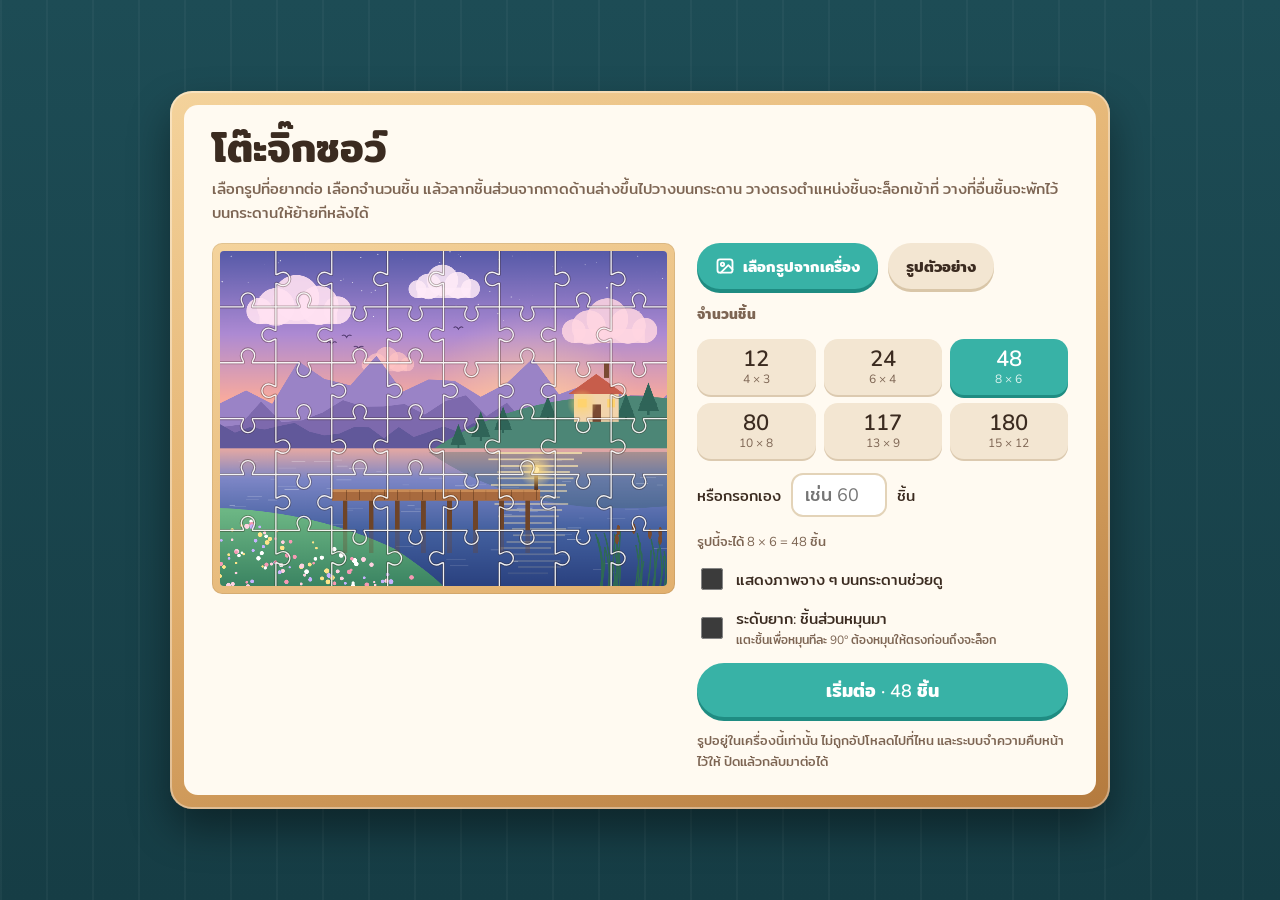
<file: index.html>
<!doctype html>
<html lang="th">
<head>
<meta charset="utf-8">
<meta name="viewport" content="width=device-width,initial-scale=1,viewport-fit=cover">
<meta name="apple-mobile-web-app-capable" content="yes">
<meta name="mobile-web-app-capable" content="yes">
<meta name="apple-mobile-web-app-title" content="โต๊ะจิ๊กซอว์">
<meta name="theme-color" content="#1d4c55">
<meta name="description" content="ต่อจิ๊กซอว์จากรูปของคุณเอง เลือกจำนวนชิ้นได้ ลากชิ้นจากถาดขึ้นไปต่อบนกระดาน">
<link rel="icon" href="data:image/svg+xml,%3Csvg xmlns='http://www.w3.org/2000/svg' viewBox='0 0 64 64'%3E%3Crect x='6' y='14' width='40' height='40' rx='6' fill='%2338b2a6'/%3E%3Ccircle cx='26' cy='12' r='8' fill='%2338b2a6'/%3E%3Ccircle cx='48' cy='34' r='8' fill='%23e2b06e'/%3E%3C/svg%3E">
<style>[hidden]{display:none!important}img{max-width:100%}html{padding-top:env(safe-area-inset-top,0px);padding-bottom:env(safe-area-inset-bottom,0px)}@supports (height:100dvh){html{height:100dvh}}</style>
<title>โต๊ะจิ๊กซอว์</title>

<link rel="preconnect" href="https://fonts.googleapis.com">
<link rel="preconnect" href="https://fonts.gstatic.com" crossorigin>
<link rel="stylesheet" href="https://fonts.googleapis.com/css2?family=Mitr:wght@400;500;600&family=Nunito:wght@600;700;800&display=swap">
<style>
/* Layout: one-screen cozy room — wooden puzzle board centre, round tool buttons right, glass shelf tray at the bottom (Heartopia-style). Single deliberate dusk-room look. */
:root{
  --wall:#1d4c55; --wall-2:#163d45; --floor:#2c5b62;
  --wood:#e2b06e; --wood-hi:#f4d39c; --wood-lo:#b47a3e;
  --felt-a:#ecd3a8; --felt-b:#e2c391;
  --paper:#fffaf1; --ink:#3b2b20; --ink-soft:#7d6553;
  --mint:#38b2a6; --mint-ink:#1f8c82; --mint-soft:#dcf3ef;
  --berry:#e8728c;
  --display:'Nunito','Mitr',ui-rounded,system-ui,sans-serif;
  --body:'Nunito','Mitr',ui-rounded,system-ui,sans-serif;
  --slot:76px; --tool:52px;
  color-scheme:dark;
}
@media (max-height:520px), (max-width:560px){ :root{ --slot:62px; --tool:44px; } }
*{box-sizing:border-box}
html{height:100%;box-sizing:border-box;background:var(--wall)}
body{
  height:100%;margin:0;overflow:hidden;overscroll-behavior:none;
  font-family:var(--body);font-size:16px;color:var(--paper);
  background:
    repeating-linear-gradient(90deg, rgba(255,255,255,.035) 0 2px, transparent 2px 46px),
    linear-gradient(180deg, var(--wall) 0%, var(--wall-2) 72%, var(--floor) 100%);
  background-color:var(--wall);
  -webkit-user-select:none;user-select:none;-webkit-touch-callout:none;-webkit-tap-highlight-color:transparent;
  padding-left:max(16px, env(safe-area-inset-left, 0px));
  padding-right:max(16px, env(safe-area-inset-right, 0px));
}
button{font:inherit;color:inherit;border:0;background:none;cursor:pointer;touch-action:manipulation}
button:focus-visible,.btn:focus-within{outline:3px solid var(--wood-hi);outline-offset:2px}
.sr{position:absolute;width:1px;height:1px;opacity:0;overflow:hidden;clip:rect(0 0 0 0)}

/* ---------- buttons ---------- */
.btn{display:inline-flex;align-items:center;justify-content:center;gap:8px;min-height:46px;padding:0 18px;border-radius:999px;font-weight:600;font-size:15px;cursor:pointer;
  background:var(--paper);color:var(--ink);box-shadow:0 3px 0 #d9c6a8;transition:transform .08s}
.btn:active{transform:translateY(2px);box-shadow:0 1px 0 #d9c6a8}
.btn.primary{background:var(--mint);color:#fff;box-shadow:0 4px 0 var(--mint-ink)}
.btn.primary:active{box-shadow:0 1px 0 var(--mint-ink)}
.btn.big{min-height:54px;font-size:18px;font-family:var(--display);font-weight:600;width:100%}
.btn.soft{background:#f3e6d2}

/* ---------- setup ---------- */
#setup{position:fixed;inset:0;z-index:40;overflow-y:auto;overscroll-behavior:contain;touch-action:pan-y;
  padding:calc(env(safe-area-inset-top,0px) + 20px) max(16px, env(safe-area-inset-right,0px)) calc(env(safe-area-inset-bottom,0px) + 20px) max(16px, env(safe-area-inset-left,0px));
  background:
    repeating-linear-gradient(90deg, rgba(255,255,255,.035) 0 2px, transparent 2px 46px),
    linear-gradient(180deg, var(--wall), var(--wall-2));
  display:grid;place-items:center}
.card{width:min(940px,100%);border-radius:22px;padding:14px;
  background:linear-gradient(160deg,var(--wood-hi),var(--wood) 45%,var(--wood-lo));
  box-shadow:inset 0 0 0 2px rgba(255,255,255,.35),0 20px 40px rgba(0,0,0,.4)}
.card-in{background:var(--paper);color:var(--ink);border-radius:14px;padding:22px clamp(16px,3vw,28px);display:grid;gap:18px}
.head h1{margin:0;font-family:var(--display);font-weight:600;font-size:clamp(28px,4.4vw,40px);line-height:1.1;color:var(--ink)}
.head p{margin:6px 0 0;color:var(--ink-soft);font-size:15px;line-height:1.6;text-wrap:pretty}
.setup-grid{display:grid;grid-template-columns:minmax(0,1.25fr) minmax(0,1fr);gap:22px;align-items:start}
@media (max-width:720px){.setup-grid{grid-template-columns:1fr}}
.prev-wrap{border-radius:10px;padding:8px;background:linear-gradient(160deg,var(--wood-hi),var(--wood));box-shadow:inset 0 0 0 1px rgba(0,0,0,.08);display:grid;place-items:center;min-width:0}
#prev{display:block;max-width:100%;border-radius:4px;background:var(--felt-a)}
.opts{display:grid;gap:14px;min-width:0}
.row{display:flex;flex-wrap:wrap;gap:10px}
.lbl{font-weight:600;font-size:14px;color:var(--ink-soft);letter-spacing:.02em}
.chips{display:grid;grid-template-columns:repeat(3,minmax(0,1fr));gap:8px}
.chip{border-radius:14px;padding:8px 6px;background:#f3e6d2;color:var(--ink);display:grid;justify-items:center;gap:0;box-shadow:0 2px 0 #dccab0}
.chip b{font-family:var(--display);font-weight:600;font-size:22px;line-height:1.1;font-variant-numeric:tabular-nums}
.chip small{font-size:12px;color:var(--ink-soft);font-variant-numeric:tabular-nums}
.chip[aria-pressed="true"]{background:var(--mint);color:#fff;box-shadow:0 3px 0 var(--mint-ink)}
.chip[aria-pressed="true"] small{color:var(--mint-soft)}
.custom{display:flex;align-items:center;gap:10px;flex-wrap:wrap;font-size:15px}
.custom input{width:96px;height:44px;border-radius:12px;border:2px solid #e3d3b8;background:#fff;color:var(--ink);font:inherit;font-size:18px;text-align:center;font-variant-numeric:tabular-nums}
.custom input:focus{outline:none;border-color:var(--mint)}
.hint{font-size:13px;color:var(--ink-soft);font-variant-numeric:tabular-nums}
.check small{display:block;font-size:12px;color:var(--ink-soft)}
.check{display:flex;gap:10px;align-items:center;font-size:15px;cursor:pointer}
.check input{width:22px;height:22px;accent-color:var(--mint)}
.note{margin:0;font-size:13px;color:var(--ink-soft);line-height:1.6}
#resume{display:flex;align-items:center;gap:14px;padding:10px;border-radius:14px;background:var(--mint-soft);flex-wrap:wrap}
#resume img{width:72px;height:54px;object-fit:cover;border-radius:8px;border:3px solid #fff}
#resume .txt{flex:1;min-width:140px;display:grid}
#resume .txt b{font-family:var(--display);font-weight:600;font-size:18px}
#resume .txt span{font-size:13px;color:var(--ink-soft);font-variant-numeric:tabular-nums}

/* ---------- game ---------- */
#game{height:100%;display:grid;grid-template-columns:minmax(0,1fr);grid-template-rows:auto minmax(0,1fr) auto;touch-action:none}
#game>*{min-width:0}
.bar{display:flex;align-items:center;gap:10px;padding-block:10px 6px}
.back{width:58px;height:44px;border-radius:14px;background:rgba(255,255,255,.88);color:#5d6f73;display:grid;place-items:center;box-shadow:0 3px 0 rgba(0,0,0,.18)}
.pill{height:36px;padding:0 14px;border-radius:999px;display:flex;align-items:center;gap:6px;font-weight:600;font-size:15px;
  background:linear-gradient(180deg,var(--wood-hi),var(--wood));color:var(--ink);box-shadow:0 2px 0 var(--wood-lo);font-variant-numeric:tabular-nums}
.pill .n{font-family:var(--display);font-weight:600;font-size:19px}
.spacer{flex:1}
.stage{display:flex;gap:12px;min-height:0}
#boardArea{flex:1;min-width:0;min-height:0;display:grid;place-items:center;position:relative}
#frame{padding:12px;border-radius:12px;
  background:
    repeating-linear-gradient(100deg, rgba(120,70,20,.07) 0 3px, transparent 3px 11px),
    linear-gradient(160deg,var(--wood-hi),var(--wood) 50%,var(--wood-lo));
  box-shadow:inset 0 0 0 2px rgba(255,255,255,.4),inset 0 -3px 0 rgba(0,0,0,.12),0 16px 32px rgba(0,0,0,.38)}
#board{position:relative;border-radius:3px;background-color:var(--felt-a);
  background-image:conic-gradient(var(--felt-b) 0 25%, transparent 0 50%, var(--felt-b) 0 75%, transparent 0);
  background-size:30px 30px;box-shadow:inset 0 2px 6px rgba(80,50,20,.28)}
#ghost,#full{position:absolute;inset:0;width:100%;height:100%;pointer-events:none;border-radius:3px}
#ghost{opacity:0;filter:saturate(.5);transition:opacity .25s}
#board.ghost-on #ghost{opacity:.24}
#placed{position:absolute;inset:0;pointer-events:none}
#full{opacity:0;transition:opacity 1.2s ease .6s}
#full.show{opacity:1}
.piece{display:block;pointer-events:none}
.slot canvas{filter:drop-shadow(0 3px 2px rgba(0,0,0,.35))}
.piece.placed{position:absolute;transition:transform .16s cubic-bezier(.3,1.4,.6,1)}
.piece.placed.flash{animation:flash .5s ease-out}
@keyframes flash{0%{filter:brightness(1.35) drop-shadow(0 0 6px #fff)}100%{filter:none}}
.piece.loose{position:absolute;transition:transform .15s ease-out;filter:drop-shadow(0 3px 3px rgba(0,0,0,.32))}
#loose{position:absolute;inset:0;pointer-events:none}
.slot canvas{transition:transform .15s ease-out}
.piece.dragging{position:absolute;left:0;top:0;filter:drop-shadow(0 14px 12px rgba(0,0,0,.45));will-change:transform}
#dragLayer{position:fixed;inset:0;pointer-events:none;z-index:60}

#tools{display:flex;flex-direction:column;justify-content:center;gap:12px;padding-right:env(safe-area-inset-right,0px)}
.tool{width:var(--tool);height:var(--tool);border-radius:50%;background:#fff;color:var(--mint);display:grid;place-items:center;
  box-shadow:0 4px 0 #bfe3dd,0 8px 14px rgba(0,0,0,.25);transition:transform .08s,background .15s}
.tool:active{transform:translateY(2px)}
.tool svg{width:55%;height:55%}
.tool[aria-pressed="true"]{background:var(--mint);color:#fff;box-shadow:0 4px 0 var(--mint-ink),0 8px 14px rgba(0,0,0,.25)}

#ref{position:absolute;top:6px;left:6px;width:min(42%,280px);padding:6px;border-radius:10px;background:#fff;box-shadow:0 10px 24px rgba(0,0,0,.35);z-index:5}
#ref img{display:block;width:100%;border-radius:6px}
#ref span{display:block;font-size:12px;color:var(--ink-soft);text-align:center;padding-top:4px}

.shelf{display:flex;align-items:center;gap:6px;padding-block:6px 10px;position:relative}
.shelf::before{content:"";position:absolute;inset:4px 0 6px;border-radius:16px;
  background:linear-gradient(180deg,rgba(255,255,255,.26),rgba(255,255,255,.10));box-shadow:inset 0 1px 0 rgba(255,255,255,.5),0 8px 18px rgba(0,0,0,.25)}
.arrow{position:relative;width:34px;height:calc(var(--slot) + 8px);border-radius:12px;display:grid;place-items:center;color:#fff;flex:none}
.arrow svg{width:20px;height:20px}
#tray{position:relative;flex:1;min-width:0;display:flex;gap:4px;align-items:center;overflow-x:auto;overflow-y:hidden;touch-action:pan-x;
  height:calc(var(--slot) + 16px);padding:0 4px;scrollbar-width:thin;scrollbar-color:rgba(255,255,255,.35) transparent}
.slot{flex:none;width:var(--slot);height:var(--slot);display:grid;place-items:center;touch-action:pan-x;cursor:grab;border-radius:10px}
.slot:hover{background:rgba(255,255,255,.08)}
.slot.gone{display:none}
.slot.back{animation:pop .35s ease-out}
@keyframes pop{0%{transform:scale(.6)}70%{transform:scale(1.08)}100%{transform:none}}
.tray-empty{position:relative;margin:auto;color:rgba(255,255,255,.75);font-size:14px}
.tray-count{position:absolute;right:46px;top:-12px;font-size:12px;padding:2px 10px;border-radius:999px;background:rgba(0,0,0,.3);color:#fff;font-variant-numeric:tabular-nums}

#done{position:absolute;inset:0;display:grid;place-items:center;z-index:4;padding:12px}
.done-card{background:var(--paper);color:var(--ink);border-radius:18px;padding:20px 22px;text-align:center;display:grid;gap:10px;
  box-shadow:0 18px 40px rgba(0,0,0,.35);max-width:320px;animation:rise .5s cubic-bezier(.3,1.4,.6,1) both .4s}
.done-card .big{font-family:var(--display);font-weight:600;font-size:30px;color:var(--berry);line-height:1.1}
.done-card p{margin:0;color:var(--ink-soft);font-size:14px;font-variant-numeric:tabular-nums}
@keyframes rise{from{transform:translateY(16px) scale(.9);opacity:0}}
.conf{position:absolute;top:-10px;width:9px;height:14px;border-radius:2px;z-index:3;pointer-events:none;animation:fall linear forwards}
@keyframes fall{to{transform:translateY(var(--d)) rotate(var(--r));opacity:.2}}
@media (prefers-reduced-motion:reduce){*{animation:none!important;transition:none!important}}
body.is-dragging .slot{cursor:grabbing}
</style>
</head>
<body>
<section id="setup">
  <div class="card"><div class="card-in">
    <div class="head">
      <h1>โต๊ะจิ๊กซอว์</h1>
      <p>เลือกรูปที่อยากต่อ เลือกจำนวนชิ้น แล้วลากชิ้นส่วนจากถาดด้านล่างขึ้นไปวางบนกระดาน วางตรงตำแหน่งชิ้นจะล็อกเข้าที่ วางที่อื่นชิ้นจะพักไว้บนกระดานให้ย้ายทีหลังได้</p>
    </div>
    <div id="resume" hidden>
      <img id="resumeThumb" alt="รูปที่ต่อค้างไว้">
      <div class="txt"><b>มีจิ๊กซอว์ที่ต่อค้างไว้</b><span id="resumeInfo"></span></div>
      <button class="btn primary" id="resumeBtn">เล่นต่อ</button>
    </div>
    <div class="setup-grid">
      <div class="prev-wrap" id="prevWrap"><canvas id="prev" aria-label="ตัวอย่างรูปพร้อมรอยตัดชิ้น"></canvas></div>
      <div class="opts">
        <div class="row">
          <label class="btn primary" for="file">
            <svg width="20" height="20" viewBox="0 0 24 24" fill="none" stroke="currentColor" stroke-width="2.2" stroke-linecap="round" stroke-linejoin="round"><rect x="3" y="4" width="18" height="16" rx="3"/><circle cx="9" cy="10" r="2"/><path d="M21 16l-5-5-9 9"/></svg>
            เลือกรูปจากเครื่อง
            <input type="file" id="file" accept="image/*" class="sr">
          </label>
          <button class="btn soft" id="sampleBtn">รูปตัวอย่าง</button>
        </div>
        <div class="lbl">จำนวนชิ้น</div>
        <div class="chips" id="counts"></div>
        <label class="custom" for="customN">หรือกรอกเอง <input type="number" id="customN" inputmode="numeric" min="4" max="500" placeholder="เช่น 60"> ชิ้น</label>
        <div class="hint" id="gridHint"></div>
        <label class="check"><input type="checkbox" id="ghostOpt"> แสดงภาพจาง ๆ บนกระดานช่วยดู</label>
        <label class="check"><input type="checkbox" id="rotOpt"><span>ระดับยาก: ชิ้นส่วนหมุนมา<small>แตะชิ้นเพื่อหมุนทีละ 90° ต้องหมุนให้ตรงก่อนถึงจะล็อก</small></span></label>
        <button class="btn primary big" id="startBtn">เริ่มต่อ</button>
        <p class="note">รูปอยู่ในเครื่องนี้เท่านั้น ไม่ถูกอัปโหลดไปที่ไหน และระบบจำความคืบหน้าไว้ให้ ปิดแล้วกลับมาต่อได้</p>
      </div>
    </div>
  </div></div>
</section>

<section id="game" hidden>
  <header class="bar">
    <button class="back" id="backBtn" aria-label="กลับไปหน้าเลือกรูป">
      <svg width="22" height="22" viewBox="0 0 24 24" fill="none" stroke="currentColor" stroke-width="3" stroke-linecap="round" stroke-linejoin="round"><path d="M15 5l-7 7 7 7"/></svg>
    </button>
    <div class="pill"><span class="n" id="prog">0 / 0</span> ชิ้น</div>
    <div class="spacer"></div>
    <div class="pill"><span class="n" id="time">00:00</span></div>
  </header>
  <main class="stage">
    <div id="boardArea">
      <div id="frame"><div id="board">
        <img id="ghost" alt="">
        <div id="placed"></div>
        <div id="loose"></div>
        <img id="full" alt="">
        <div id="done" hidden>
          <div class="done-card">
            <div class="big">ต่อเสร็จแล้ว!</div>
            <p id="doneInfo"></p>
            <div class="row" style="justify-content:center">
              <button class="btn primary" id="againBtn">ต่อรูปใหม่</button>
              <button class="btn soft" id="viewBtn">ดูภาพเต็ม</button>
            </div>
          </div>
        </div>
      </div></div>
      <div id="ref" hidden><img id="refImg" alt="ภาพต้นฉบับ"><span>แตะเพื่อปิด</span></div>
    </div>
    <nav id="tools" aria-label="เครื่องมือ">
      <button class="tool" id="tRef" aria-pressed="false" aria-label="ดูภาพต้นฉบับ" title="ดูภาพต้นฉบับ">
        <svg viewBox="0 0 24 24" fill="none" stroke="currentColor" stroke-width="2.4" stroke-linecap="round" stroke-linejoin="round"><rect x="3" y="4" width="18" height="16" rx="3"/><circle cx="9" cy="10" r="2"/><path d="M21 16l-5-5-9 9"/></svg>
      </button>
      <button class="tool" id="tGhost" aria-pressed="false" aria-label="ภาพจางบนกระดาน" title="ภาพจางบนกระดาน">
        <svg viewBox="0 0 24 24" fill="none" stroke="currentColor" stroke-width="2.4" stroke-linecap="round" stroke-linejoin="round"><path d="M2 12s3.5-7 10-7 10 7 10 7-3.5 7-10 7S2 12 2 12z"/><circle cx="12" cy="12" r="3"/></svg>
      </button>
      <button class="tool" id="tEdge" aria-pressed="false" aria-label="แสดงเฉพาะชิ้นขอบ" title="แสดงเฉพาะชิ้นขอบ">
        <svg viewBox="0 0 24 24" fill="none" stroke="currentColor" stroke-width="2.4" stroke-linecap="round" stroke-linejoin="round"><rect x="3" y="3" width="18" height="18" rx="2"/><rect x="8" y="8" width="8" height="8" rx="1" stroke-dasharray="2 2.5"/></svg>
      </button>
      <button class="tool" id="tGather" aria-label="เก็บชิ้นบนกระดานกลับถาด" title="เก็บชิ้นบนกระดานกลับถาด">
        <svg viewBox="0 0 24 24" fill="none" stroke="currentColor" stroke-width="2.4" stroke-linecap="round" stroke-linejoin="round"><path d="M12 3v11"/><path d="M7 9l5 5 5-5"/><path d="M3 17v2a2 2 0 0 0 2 2h14a2 2 0 0 0 2-2v-2"/></svg>
      </button>
      <button class="tool" id="tShuffle" aria-label="สลับลำดับชิ้นในถาด" title="สลับลำดับชิ้นในถาด">
        <svg viewBox="0 0 24 24" fill="none" stroke="currentColor" stroke-width="2.4" stroke-linecap="round" stroke-linejoin="round"><path d="M16 3h5v5"/><path d="M4 20L21 3"/><path d="M21 16v5h-5"/><path d="M15 15l6 6"/><path d="M4 4l5 5"/></svg>
      </button>
      <button class="tool" id="tSound" aria-pressed="true" aria-label="เสียง" title="เสียง">
        <svg viewBox="0 0 24 24" fill="none" stroke="currentColor" stroke-width="2.4" stroke-linecap="round" stroke-linejoin="round"><path d="M11 5L6 9H3v6h3l5 4z"/><path id="wave" d="M15.5 8.5a5 5 0 0 1 0 7M18.5 5.5a9 9 0 0 1 0 13"/></svg>
      </button>
    </nav>
  </main>
  <footer class="shelf">
    <button class="arrow" id="tl" aria-label="เลื่อนถาดไปซ้าย"><svg viewBox="0 0 24 24" fill="none" stroke="currentColor" stroke-width="3" stroke-linecap="round" stroke-linejoin="round"><path d="M15 5l-7 7 7 7"/></svg></button>
    <div id="tray"></div>
    <button class="arrow" id="tr" aria-label="เลื่อนถาดไปขวา"><svg viewBox="0 0 24 24" fill="none" stroke="currentColor" stroke-width="3" stroke-linecap="round" stroke-linejoin="round"><path d="M9 5l7 7-7 7"/></svg></button>
    <span class="tray-count" id="trayCount"></span>
  </footer>
</section>
<div id="dragLayer"></div>

<script>
(() => {
const $ = s => document.querySelector(s);
const KEY = 'jigsaw-table-v1';
const COUNTS = [12, 24, 48, 80, 120, 180];
const FRAME = 12, MAXN = 500;

const board = $('#board'), placedEl = $('#placed'), looseEl = $('#loose'), tray = $('#tray'), dragLayer = $('#dragLayer');

/* ---------- utilities ---------- */
function rng(seed){ return () => { seed |= 0; seed = seed + 0x6D2B79F5 | 0; let t = Math.imul(seed ^ seed >>> 15, 1 | seed); t = t + Math.imul(t ^ t >>> 7, 61 | t) ^ t; return ((t ^ t >>> 14) >>> 0) / 4294967296; }; }
function shuffle(a){ for (let i = a.length - 1; i > 0; i--){ const j = Math.floor(Math.random() * (i + 1)); [a[i], a[j]] = [a[j], a[i]]; } return a; }
const fmt = s => String(Math.floor(s / 60)).padStart(2, '0') + ':' + String(s % 60).padStart(2, '0');
const clamp = (v, a, b) => Math.max(a, Math.min(b, v));
function gridFor(n, ar){ const cols = Math.max(2, Math.round(Math.sqrt(n * ar))); const rows = Math.max(2, Math.round(n / cols)); return [cols, rows]; }

/* ---------- jigsaw geometry: straight sides with a small round knob ---------- */
const BASE = [[0,0],[.14,0],[.28,0],[.42,0],[.43,.04],[.38,.06],[.38,.13],[.38,.20],[.44,.25],[.50,.25],[.56,.25],[.62,.20],[.62,.13],[.62,.06],[.57,.04],[.58,0],[.72,0],[.86,0],[1,0]];
function makeEdges(cols, rows){
  const e = () => ({ s: Math.random() < .5 ? 1 : -1 });
  const h = [], v = [];
  for (let r = 0; r <= rows; r++){ h[r] = []; for (let c = 0; c < cols; c++) h[r][c] = (r > 0 && r < rows) ? e() : null; }
  for (let r = 0; r < rows; r++){ v[r] = []; for (let c = 0; c <= cols; c++) v[r][c] = (c > 0 && c < cols) ? e() : null; }
  return { h, v };
}
function edgePts(E, type, r, c, cw, ch){
  const k = Math.min(cw, ch);
  if (type === 'h'){
    const e = E.h[r][c];
    if (!e) return [[c * cw, r * ch], [(c + 1) * cw, r * ch]];
    const L = cw, o = (L - k) / 2;
    return BASE.map(([x, y]) => [c * cw + (x === 0 || x === 1 ? x * L : o + x * k), r * ch + e.s * y * k]);
  }
  const e = E.v[r][c];
  if (!e) return [[c * cw, r * ch], [c * cw, (r + 1) * ch]];
  const L = ch, o = (L - k) / 2;
  return BASE.map(([x, y]) => [c * cw + e.s * y * k, r * ch + (x === 0 || x === 1 ? x * L : o + x * k)]);
}
function trace(g, pts, rev){
  const a = rev ? pts.slice().reverse() : pts;
  if (a.length === 2){ g.lineTo(a[1][0], a[1][1]); return; }
  for (let i = 1; i < a.length; i += 3) g.bezierCurveTo(a[i][0], a[i][1], a[i+1][0], a[i+1][1], a[i+2][0], a[i+2][1]);
}
function piecePath(g, E, r, c, cw, ch){
  g.beginPath(); g.moveTo(c * cw, r * ch);
  trace(g, edgePts(E, 'h', r, c, cw, ch), false);
  trace(g, edgePts(E, 'v', r, c + 1, cw, ch), false);
  trace(g, edgePts(E, 'h', r + 1, c, cw, ch), true);
  trace(g, edgePts(E, 'v', r, c, cw, ch), true);
  g.closePath();
}

/* ---------- sample picture (drawn in code) ---------- */
function paintSample(){
  const W = 1200, H = 900, cv = document.createElement('canvas'); cv.width = W; cv.height = H;
  const g = cv.getContext('2d'), R = rng(11);
  const circ = (x, y, r) => { g.beginPath(); g.arc(x, y, r, 0, Math.PI * 2); g.fill(); };
  let gr = g.createLinearGradient(0, 0, 0, 530);
  gr.addColorStop(0, '#565aa8'); gr.addColorStop(.42, '#ad8ad3'); gr.addColorStop(.78, '#ffad99'); gr.addColorStop(1, '#ffdca2');
  g.fillStyle = gr; g.fillRect(0, 0, W, 530);
  for (let i = 0; i < 60; i++){ g.fillStyle = `rgba(255,255,255,${.25 + R() * .55})`; circ(R() * W, R() * 190, .6 + R() * 1.8); }
  const sg = g.createRadialGradient(840, 455, 10, 840, 455, 300);
  sg.addColorStop(0, 'rgba(255,244,200,.95)'); sg.addColorStop(.35, 'rgba(255,214,165,.45)'); sg.addColorStop(1, 'rgba(255,200,170,0)');
  g.fillStyle = sg; g.fillRect(0, 0, W, 530);
  g.fillStyle = '#fff2c2'; circ(840, 462, 76);
  const cloud = (x, y, s, col) => { g.fillStyle = col; [[0,0,46],[50,-22,56],[105,-4,48],[150,8,34],[-40,10,32]].forEach(([dx,dy,r]) => circ(x + dx*s, y + dy*s, r*s)); g.fillRect(x - 40*s, y + 4*s, 190*s, 38*s); };
  cloud(150, 150, 1.1, 'rgba(255,226,242,.9)'); cloud(560, 95, .75, 'rgba(255,235,248,.85)');
  cloud(990, 205, 1, 'rgba(255,214,226,.85)'); cloud(420, 300, .55, 'rgba(255,196,196,.7)');
  const ridge = (base, amp, step, col) => { g.fillStyle = col; g.beginPath(); g.moveTo(0, 540); for (let x = 0; x <= W + step; x += step) g.lineTo(x, base - R() * amp); g.lineTo(W, 540); g.closePath(); g.fill(); };
  ridge(430, 150, 70, '#9a83c6'); ridge(475, 95, 55, '#7d69ad'); ridge(505, 45, 40, '#61589a');
  g.fillStyle = '#4c8676'; g.beginPath(); g.moveTo(560, 540); g.quadraticCurveTo(820, 360, 1200, 395); g.lineTo(1200, 540); g.closePath(); g.fill();
  const pine = (x, y, s, col) => { g.fillStyle = col; for (let i = 0; i < 3; i++){ const top = y - (70 - i * 18) * s, base = y - i * 16 * s; g.beginPath(); g.moveTo(x, top); g.lineTo(x - (26 - i * 4) * s, base); g.lineTo(x + (26 - i * 4) * s, base); g.closePath(); g.fill(); } g.fillRect(x - 3*s, y - 2*s, 6*s, 12*s); };
  [[640,520,.8],[700,500,1],[760,480,.9],[1150,430,1.1],[1090,445,.9],[880,445,.8]].forEach(([x,y,s]) => pine(x, y, s, '#2f6458'));
  g.fillStyle = '#f2d4ab'; g.fillRect(950, 380, 120, 78);
  g.fillStyle = '#c75d4b'; g.beginPath(); g.moveTo(935, 384); g.lineTo(1010, 330); g.lineTo(1085, 384); g.closePath(); g.fill();
  g.fillStyle = '#7a4a33'; g.fillRect(1030, 300, 14, 40); g.fillRect(1000, 412, 22, 46);
  const wg = g.createRadialGradient(972, 410, 2, 972, 410, 40); wg.addColorStop(0, 'rgba(255,214,110,.8)'); wg.addColorStop(1, 'rgba(255,214,110,0)');
  g.fillStyle = wg; circ(972, 410, 40); g.fillStyle = '#ffd36e'; g.fillRect(960, 398, 24, 22); g.fillRect(1040, 398, 20, 22);
  gr = g.createLinearGradient(0, 530, 0, H);
  gr.addColorStop(0, '#e6a9a3'); gr.addColorStop(.22, '#7d86c6'); gr.addColorStop(.6, '#43609f'); gr.addColorStop(1, '#2a417f');
  g.fillStyle = gr; g.fillRect(0, 530, W, H - 530);
  g.save(); g.globalAlpha = .28; g.translate(0, 1080); g.scale(1, -1);
  g.fillStyle = '#2d5c55'; g.beginPath(); g.moveTo(560, 540); g.quadraticCurveTo(820, 360, 1200, 395); g.lineTo(1200, 540); g.closePath(); g.fill(); g.restore();
  for (let i = 0; i < 20; i++){ const y = 540 + i * 17, w = 210 - i * 7 + R() * 50; g.fillStyle = `rgba(255,232,175,${Math.max(.08, .75 - i * .035)})`; g.fillRect(840 - w / 2 + (R() - .5) * 40, y, w, 5); }
  for (let i = 0; i < 70; i++){ g.fillStyle = `rgba(255,255,255,${.12 + R() * .25})`; g.fillRect(R() * W, 560 + R() * 330, 14 + R() * 40, 2); }
  gr = g.createLinearGradient(0, 700, 0, H); gr.addColorStop(0, '#6cb684'); gr.addColorStop(1, '#3b8462');
  g.fillStyle = gr; g.beginPath(); g.moveTo(0, 690); g.quadraticCurveTo(260, 700, 470, 800); g.quadraticCurveTo(560, 860, 600, H); g.lineTo(0, H); g.closePath(); g.fill();
  const fl = ['#ffd1e0', '#ffe48a', '#ffffff', '#f79ab4', '#c7b2ff'];
  for (let i = 0; i < 140; i++){ const x = R() * 520, y = 720 + R() * 180; if (y < 690 + x * .35) continue; g.fillStyle = fl[i % fl.length]; circ(x, y, 3 + R() * 4); }
  g.fillStyle = '#6e4428'; for (let x = 330; x <= 830; x += 70){ g.fillRect(x, 655, 12, 95); g.globalAlpha = .3; g.fillRect(x, 750, 12, 60); g.globalAlpha = 1; }
  g.fillStyle = '#a86a3e'; g.fillRect(300, 640, 560, 30);
  g.fillStyle = '#c98b55'; g.fillRect(300, 640, 560, 7);
  g.strokeStyle = 'rgba(80,45,20,.45)'; g.lineWidth = 2; for (let x = 340; x < 860; x += 34){ g.beginPath(); g.moveTo(x, 641); g.lineTo(x, 669); g.stroke(); }
  g.fillStyle = '#5c3820'; g.fillRect(844, 590, 10, 52);
  const lg = g.createRadialGradient(849, 590, 2, 849, 590, 46); lg.addColorStop(0, 'rgba(255,220,130,.95)'); lg.addColorStop(1, 'rgba(255,220,130,0)');
  g.fillStyle = lg; circ(849, 590, 46); g.fillStyle = '#ffe9a8'; circ(849, 588, 8);
  g.strokeStyle = '#2f6a55'; g.lineWidth = 4; g.lineCap = 'round';
  for (let i = 0; i < 26; i++){ const x = 1020 + R() * 180, h = 60 + R() * 90; g.beginPath(); g.moveTo(x, H); g.quadraticCurveTo(x + 8, H - h / 2, x + (R() - .5) * 30, H - h); g.stroke(); }
  g.fillStyle = '#7b4b2c'; for (let i = 0; i < 6; i++){ const x = 1040 + R() * 150; g.beginPath(); g.ellipse(x, H - 120 - R() * 40, 5, 14, 0, 0, Math.PI * 2); g.fill(); }
  g.strokeStyle = 'rgba(60,40,90,.7)'; g.lineWidth = 3;
  [[300,250],[340,232],[372,262],[640,210]].forEach(([x,y]) => { g.beginPath(); g.moveTo(x - 12, y - 5); g.quadraticCurveTo(x - 5, y - 9, x, y); g.quadraticCurveTo(x + 5, y - 9, x + 12, y - 5); g.stroke(); });
  return cv;
}

function toSrc(img){
  const w = img.naturalWidth || img.width, h = img.naturalHeight || img.height;
  let sx = 0, sy = 0, sw = w, sh = h; const ar = w / h;
  if (ar > 2){ sw = h * 2; sx = (w - sw) / 2; } else if (ar < .5){ sh = w * 2; sy = (h - sh) / 2; }
  const m = Math.min(1, 1800 / Math.max(sw, sh));
  const c = document.createElement('canvas'); c.width = Math.round(sw * m); c.height = Math.round(sh * m);
  c.getContext('2d').drawImage(img, sx, sy, sw, sh, 0, 0, c.width, c.height);
  return c;
}

/* ---------- sound ---------- */
let ac = null, soundOn = true;
function audioInit(){ if (!ac){ try { ac = new (window.AudioContext || window.webkitAudioContext)(); } catch(e){} } if (ac && ac.state === 'suspended') ac.resume(); }
function tone(f, t0, dur, type, vol, f2){
  if (!ac || !soundOn) return;
  const o = ac.createOscillator(), g = ac.createGain(), t = ac.currentTime + t0;
  o.type = type; o.frequency.setValueAtTime(f, t); if (f2) o.frequency.exponentialRampToValueAtTime(f2, t + dur);
  g.gain.setValueAtTime(vol, t); g.gain.exponentialRampToValueAtTime(.0001, t + dur);
  o.connect(g).connect(ac.destination); o.start(t); o.stop(t + dur + .02);
}
const sfxSnap = () => { tone(620, 0, .09, 'triangle', .22, 300); tone(1240, 0, .05, 'sine', .06); };
const sfxPick = () => tone(420, 0, .05, 'sine', .07, 520);
const sfxSet = () => tone(300, 0, .07, 'triangle', .1, 240);
const sfxTurn = () => tone(760, 0, .05, 'sine', .07, 900);
const sfxDone = () => [523, 659, 784, 1047, 1319].forEach((f, i) => tone(f, i * .11, .4, 'triangle', .16));

/* ---------- state ---------- */
const S = { game: false, running: false, pieces: [], W: 0, H: 0, elapsed: 0, filterEdges: false, ghost: false, rotate: false };

/* ---------- setup screen ---------- */
const pick = { src: null, count: 48, cols: 0, rows: 0, E: null };
const prev = $('#prev');

function refreshPick(){
  const ar = pick.src.width / pick.src.height;
  [pick.cols, pick.rows] = gridFor(pick.count, ar);
  pick.E = makeEdges(pick.cols, pick.rows);
  renderChips(); drawPreview();
  const n = pick.cols * pick.rows;
  $('#gridHint').textContent = `รูปนี้จะได้ ${pick.cols} × ${pick.rows} = ${n} ชิ้น` + (n !== pick.count ? ` (ปรับจาก ${pick.count} ให้ชิ้นออกมาเป็นสี่เหลี่ยมพอดีรูป)` : '');
  $('#startBtn').textContent = `เริ่มต่อ · ${n} ชิ้น`;
}
function renderChips(){
  const ar = pick.src.width / pick.src.height, box = $('#counts'); box.innerHTML = '';
  COUNTS.forEach(n => {
    const [c, r] = gridFor(n, ar), b = document.createElement('button');
    b.className = 'chip'; b.setAttribute('aria-pressed', n === pick.count);
    b.innerHTML = `<b>${c * r}</b><small>${c} × ${r}</small>`;
    b.onclick = () => { pick.count = n; $('#customN').value = ''; refreshPick(); };
    box.appendChild(b);
  });
}
$('#customN').addEventListener('input', e => {
  const n = parseInt(e.target.value, 10);
  if (!n || n < 4) { $('#gridHint').textContent = 'ใส่อย่างน้อย 4 ชิ้น'; return; }
  pick.count = Math.min(MAXN, n);
  if (n > MAXN) e.target.value = MAXN;
  refreshPick();
});
function drawPreview(){
  if (!pick.src) return;
  const wrap = $('#prevWrap'), maxW = Math.max(200, wrap.clientWidth - 16), maxH = Math.min(420, window.innerHeight * .46);
  const ar = pick.src.width / pick.src.height;
  let w = maxW, h = w / ar; if (h > maxH){ h = maxH; w = h * ar; }
  const dpr = Math.min(2, window.devicePixelRatio || 1);
  prev.width = Math.round(w * dpr); prev.height = Math.round(h * dpr); prev.style.width = w + 'px'; prev.style.height = h + 'px';
  const g = prev.getContext('2d'); g.setTransform(dpr, 0, 0, dpr, 0, 0);
  g.drawImage(pick.src, 0, 0, w, h);
  const cw = w / pick.cols, ch = h / pick.rows, E = pick.E;
  const strokeAll = () => {
    for (let r = 1; r < pick.rows; r++) for (let c = 0; c < pick.cols; c++){ const p = edgePts(E, 'h', r, c, cw, ch); g.beginPath(); g.moveTo(p[0][0], p[0][1]); trace(g, p, false); g.stroke(); }
    for (let r = 0; r < pick.rows; r++) for (let c = 1; c < pick.cols; c++){ const p = edgePts(E, 'v', r, c, cw, ch); g.beginPath(); g.moveTo(p[0][0], p[0][1]); trace(g, p, false); g.stroke(); }
  };
  g.lineJoin = 'round'; g.strokeStyle = 'rgba(40,20,10,.35)'; g.lineWidth = 3; strokeAll();
  g.strokeStyle = 'rgba(255,255,255,.92)'; g.lineWidth = 1.3; strokeAll();
}
function loadFile(file){
  if (!file) return;
  const url = URL.createObjectURL(file), img = new Image();
  img.onload = () => { pick.src = toSrc(img); URL.revokeObjectURL(url); refreshPick(); };
  img.onerror = () => { URL.revokeObjectURL(url); $('#gridHint').textContent = 'เปิดรูปนี้ไม่ได้ ลองเลือกรูปอื่น'; };
  img.src = url;
}
$('#file').addEventListener('change', e => { loadFile(e.target.files[0]); e.target.value = ''; });
$('#sampleBtn').onclick = () => { pick.src = paintSample(); refreshPick(); };
$('#startBtn').onclick = () => {
  audioInit();
  startGame({ src: pick.src, cols: pick.cols, rows: pick.rows, E: pick.E, ghost: $('#ghostOpt').checked, rotate: $('#rotOpt').checked });
};

function readSave(){
  try {
    const d = JSON.parse(localStorage.getItem(KEY));
    if (!d) return null;
    if (d.v === 1) return { ...d, v: 2, tray: (d.order || []).map(id => [id, 0]), loose: [], rotate: false };
    return d.v === 2 ? d : null;
  } catch(e){ return null; }
}
function showResume(){
  const d = readSave(), box = $('#resume');
  if (!d){ box.hidden = true; return; }
  box.hidden = false; $('#resumeThumb').src = d.src;
  $('#resumeInfo').textContent = `ต่อไปแล้ว ${d.locked.length} / ${d.cols * d.rows} ชิ้น · ใช้เวลา ${fmt(d.elapsed || 0)}` + (d.rotate ? ' · ระดับยาก' : '');
}
$('#resumeBtn').onclick = () => {
  const d = readSave(); if (!d) return; audioInit();
  const img = new Image();
  img.onload = () => { const c = document.createElement('canvas'); c.width = img.width; c.height = img.height; c.getContext('2d').drawImage(img, 0, 0);
    startGame({ src: c, cols: d.cols, rows: d.rows, E: d.E, dataURL: d.src, locked: d.locked, tray: d.tray, loose: d.loose, elapsed: d.elapsed, ghost: d.ghost, rotate: d.rotate }); };
  img.src = d.src;
};
function showSetup(){ $('#game').hidden = true; $('#setup').hidden = false; showResume(); drawPreview(); }

/* ---------- game ---------- */
function startGame(o){
  S.src = o.src; S.cols = o.cols; S.rows = o.rows; S.E = o.E; S.rotate = !!o.rotate;
  S.dataURL = o.dataURL || o.src.toDataURL('image/jpeg', .86);
  $('#ghost').src = $('#full').src = $('#refImg').src = S.dataURL;
  placedEl.innerHTML = ''; looseEl.innerHTML = ''; tray.innerHTML = ''; $('#done').hidden = true; $('#full').classList.remove('show');
  board.querySelectorAll('.conf').forEach(n => n.remove());
  S.pieces = [];
  for (let r = 0; r < S.rows; r++) for (let c = 0; c < S.cols; c++){
    const id = r * S.cols + c, el = document.createElement('canvas'), slot = document.createElement('div'); el.dataset.id = id;
    slot.className = 'slot'; slot.dataset.id = id;
    S.pieces.push({ id, r, c, el, slot, where: 'tray', rot: 0, deg: 0, fx: 0, fy: 0,
      edge: r === 0 || c === 0 || r === S.rows - 1 || c === S.cols - 1 });
  }
  const setRot = (p, rot) => { p.rot = ((rot % 4) + 4) % 4; p.deg = p.rot * 90; };
  const seen = new Set();
  (o.locked || []).forEach(id => { const p = S.pieces[id]; if (!p || seen.has(id)) return; seen.add(id); p.where = 'placed'; p.el.className = 'piece placed'; placedEl.appendChild(p.el); });
  (o.loose || []).forEach(([id, fx, fy, rot]) => { const p = S.pieces[id]; if (!p || seen.has(id)) return; seen.add(id); p.where = 'loose'; p.fx = fx; p.fy = fy; setRot(p, S.rotate ? rot : 0); p.el.className = 'piece loose'; looseEl.appendChild(p.el); });
  let trayList = (o.tray || []).filter(([id]) => S.pieces[id] && !seen.has(id));
  trayList.forEach(([id]) => seen.add(id));
  const rest = shuffle(S.pieces.filter(p => !seen.has(p.id)).map(p => [p.id, S.rotate ? Math.floor(Math.random() * 4) : 0]));
  trayList = trayList.concat(rest);
  trayList.forEach(([id, rot]) => { const p = S.pieces[id]; setRot(p, S.rotate ? rot : 0); p.el.className = 'piece'; p.slot.appendChild(p.el); tray.appendChild(p.slot); });
  S.placedN = S.pieces.filter(p => p.where === 'placed').length;
  S.elapsed = o.elapsed || 0; S.ghost = !!o.ghost; S.filterEdges = false;
  S.game = true; S.running = true;
  $('#setup').hidden = true; $('#game').hidden = false;
  $('#time').textContent = fmt(S.elapsed);
  setPressed('#tGhost', S.ghost); setPressed('#tEdge', false); setPressed('#tRef', false); $('#ref').hidden = true;
  board.classList.toggle('ghost-on', S.ghost);
  S.W = 0; layout(); applyFilter(); updateProg(); tray.scrollLeft = 0; save();
  if (S.placedN === S.pieces.length) complete(true);
}

function layout(){
  if (!S.game || $('#game').hidden) return;
  const area = $('#boardArea'), aw = area.clientWidth - 2 * FRAME - 6, ah = area.clientHeight - 2 * FRAME - 6;
  const ar = S.src.width / S.src.height;
  let W = aw, H = W / ar; if (H > ah){ H = ah; W = H * ar; }
  W = Math.max(120, Math.floor(W)); H = Math.max(90, Math.floor(H));
  if (W === S.W && H === S.H) return;
  S.W = W; S.H = H; S.cw = W / S.cols; S.ch = H / S.rows; S.pad = Math.ceil(Math.min(S.cw, S.ch) * .28);
  board.style.width = W + 'px'; board.style.height = H + 'px';
  const sq = Math.max(18, Math.round(Math.min(S.cw, S.ch) / 2)) * 2;
  board.style.backgroundSize = sq + 'px ' + sq + 'px';
  S.slotSize = parseFloat(getComputedStyle(document.documentElement).getPropertyValue('--slot')) || 76;
  S.pieces.forEach(renderPiece);
}

function renderPiece(p){
  const { cw, ch, pad } = S, pw = cw + 2 * pad, ph = ch + 2 * pad, dpr = Math.min(2, window.devicePixelRatio || 1);
  const cv = p.el; cv.width = Math.ceil(pw * dpr); cv.height = Math.ceil(ph * dpr);
  const g = cv.getContext('2d'); g.setTransform(dpr, 0, 0, dpr, 0, 0); g.clearRect(0, 0, pw, ph);
  const ox = p.c * cw - pad, oy = p.r * ch - pad; g.translate(-ox, -oy);
  g.save(); piecePath(g, S.E, p.r, p.c, cw, ch); g.clip();
  const kx = S.src.width / S.W, ky = S.src.height / S.H;
  const x0 = Math.max(0, ox), y0 = Math.max(0, oy), x1 = Math.min(S.W, ox + pw), y1 = Math.min(S.H, oy + ph);
  g.drawImage(S.src, x0 * kx, y0 * ky, (x1 - x0) * kx, (y1 - y0) * ky, x0, y0, x1 - x0, y1 - y0);
  const lw = Math.max(1.2, Math.min(cw, ch) * .022);
  g.lineWidth = lw * 1.5; g.lineJoin = 'round';
  g.save(); g.translate(lw * .6, lw * .6); piecePath(g, S.E, p.r, p.c, cw, ch); g.strokeStyle = 'rgba(255,255,255,.3)'; g.stroke(); g.restore();
  g.save(); g.translate(-lw * .6, -lw * .6); piecePath(g, S.E, p.r, p.c, cw, ch); g.strokeStyle = 'rgba(40,20,10,.2)'; g.stroke(); g.restore();
  g.restore();
  p.pw = pw; p.ph = ph; p.tx = ox; p.ty = oy;
  sizeFor(p);
}
function sizeFor(p){
  const st = p.el.style;
  if (p.where === 'tray'){
    const f = (S.slotSize - 4) / Math.max(p.pw, p.ph);
    st.width = p.pw * f + 'px'; st.height = p.ph * f + 'px'; st.left = st.top = ''; st.transform = `rotate(${p.deg}deg)`;
  } else {
    st.width = p.pw + 'px'; st.height = p.ph + 'px';
    if (p.where === 'placed'){ st.left = p.tx + 'px'; st.top = p.ty + 'px'; }
    if (p.where === 'loose'){ st.left = (p.fx * S.W - p.pw / 2) + 'px'; st.top = (p.fy * S.H - p.ph / 2) + 'px'; st.transform = `rotate(${p.deg}deg)`; }
    if (p.where === 'drag'){ st.left = '0px'; st.top = '0px'; }
  }
}

/* ---------- hit test for pieces resting on the board ---------- */
function looseAt(x, y){
  const br = board.getBoundingClientRect(), bx = x - br.left, by = y - br.top;
  const kids = looseEl.children;
  for (let i = kids.length - 1; i >= 0; i--){
    const p = S.pieces[+kids[i].dataset.id];
    const dx = bx - p.fx * S.W, dy = by - p.fy * S.H, a = -p.rot * Math.PI / 2;
    const lx = dx * Math.cos(a) - dy * Math.sin(a), ly = dx * Math.sin(a) + dy * Math.cos(a);
    if (Math.abs(lx) <= S.cw / 2 + S.pad * .6 && Math.abs(ly) <= S.ch / 2 + S.pad * .6) return p;
  }
  return null;
}

/* ---------- pointer input ---------- */
let pend = null, drag = null;
tray.addEventListener('pointerdown', e => {
  const slot = e.target.closest('.slot'); if (!slot || drag || pend || e.button > 0) return;
  audioInit();
  pend = { p: S.pieces[+slot.dataset.id], from: 'tray', id: e.pointerId, x0: e.clientX, y0: e.clientY, type: e.pointerType };
  if (e.pointerType === 'mouse') e.preventDefault();
});
$('#boardArea').addEventListener('pointerdown', e => {
  if (drag || pend || e.button > 0 || !S.running) return;
  const p = looseAt(e.clientX, e.clientY); if (!p) return;
  audioInit(); e.preventDefault();
  pend = { p, from: 'loose', id: e.pointerId, x0: e.clientX, y0: e.clientY, type: e.pointerType };
});
window.addEventListener('pointermove', e => {
  if (drag && e.pointerId === drag.id){ drag.x = e.clientX; drag.y = e.clientY; place(); e.preventDefault(); return; }
  if (pend && e.pointerId === pend.id){
    const dx = e.clientX - pend.x0, dy = e.clientY - pend.y0;
    if (Math.hypot(dx, dy) < 8) return;
    if (pend.from === 'tray' && pend.type !== 'mouse' && Math.abs(dx) > Math.abs(dy) * 1.3){ pend = null; return; }
    startDrag(e);
  }
}, { passive: false });
window.addEventListener('pointerup', e => {
  if (pend && e.pointerId === pend.id){ const p = pend.p; pend = null; if (S.rotate) turn(p); return; }
  if (drag && e.pointerId === drag.id) drop();
});
window.addEventListener('pointercancel', e => { if (pend && e.pointerId === pend.id) pend = null; if (drag && e.pointerId === drag.id) cancelDrag(); });
document.addEventListener('touchmove', e => {
  if (drag){ e.preventDefault(); return; }
  if (pend && e.touches[0]){ const t = e.touches[0]; if (pend.from === 'loose' || Math.abs(t.clientY - pend.y0) > Math.abs(t.clientX - pend.x0)) e.preventDefault(); }
}, { passive: false });

function turn(p){
  if (p.where !== 'tray' && p.where !== 'loose') return;
  p.rot = (p.rot + 1) % 4; p.deg += 90; sizeFor(p); sfxTurn();
  if (p.where === 'loose') trySnapInPlace(p);
  save();
}

/* a drag must always end: capture the pointer on the page itself, and settle any drag whose end event got lost */
function settleDrag(){ if (drag) drop(); }
document.documentElement.addEventListener('lostpointercapture', e => { if (drag && e.target === document.documentElement && e.pointerId === drag.id) settleDrag(); });
document.addEventListener('touchend', e => { if (drag && e.touches.length === 0) settleDrag(); });
document.addEventListener('touchcancel', e => { if (drag && e.touches.length === 0) settleDrag(); });
window.addEventListener('blur', () => { if (drag) cancelDrag(); pend = null; });
document.addEventListener('visibilitychange', () => { if (document.hidden && drag) cancelDrag(); });
document.addEventListener('pointerdown', e => { if (drag && e.pointerId !== drag.id) settleDrag(); }, true);

function startDrag(e){
  const p = pend.p, from = pend.from;
  drag = { p, from, id: pend.id, x: e.clientX, y: e.clientY, gx: 0, gy: 0 };
  if (from === 'tray'){
    drag.gy = pend.type === 'mouse' ? 0 : Math.min(70, p.ph * .45);
    drag.next = p.slot.nextSibling; p.slot.remove();
  } else {
    const br = board.getBoundingClientRect();
    drag.gx = pend.x0 - (br.left + p.fx * S.W); drag.gy = pend.y0 - (br.top + p.fy * S.H);
  }
  pend = null;
  p.where = 'drag'; p.el.className = 'piece dragging'; sizeFor(p); dragLayer.appendChild(p.el);
  try { document.documentElement.setPointerCapture(drag.id); } catch(err){}
  document.body.classList.add('is-dragging'); place(); sfxPick();
}
function place(){ const p = drag.p; p.el.style.transform = `translate3d(${drag.x - drag.gx - p.pw / 2}px, ${drag.y - drag.gy - p.ph / 2}px, 0) rotate(${p.deg}deg)`; }
function finishDrag(){ drag = null; document.body.classList.remove('is-dragging'); }

function drop(){
  const p = drag.p, br = board.getBoundingClientRect(), shelf = $('.shelf').getBoundingClientRect();
  if (drag.y > shelf.top + 4){ toTray(p, drag.from === 'tray' ? drag.next : tray.firstChild); finishDrag(); save(); updateProg(); return; }
  const bx = drag.x - drag.gx - br.left, by = drag.y - drag.gy - br.top;
  if (!snap(p, bx, by)){
    p.fx = clamp(bx, 0, S.W) / S.W; p.fy = clamp(by, 0, S.H) / S.H;
    p.where = 'loose'; p.el.className = 'piece loose'; p.el.dataset.id = p.id;
    p.el.style.transition = 'none'; sizeFor(p); looseEl.appendChild(p.el); void p.el.offsetWidth; p.el.style.transition = '';
    sfxSet();
  }
  finishDrag(); updateProg(); save();
}
function cancelDrag(){ const p = drag.p; if (drag.from === 'tray') toTray(p, drag.next); else { p.where = 'loose'; p.el.className = 'piece loose'; sizeFor(p); looseEl.appendChild(p.el); } finishDrag(); }

function toTray(p, before){
  p.where = 'tray'; p.el.className = 'piece'; p.slot.appendChild(p.el);
  if (before && before.parentNode === tray) tray.insertBefore(p.slot, before); else tray.insertBefore(p.slot, tray.firstChild);
  p.slot.hidden = S.filterEdges && !p.edge;
  sizeFor(p);
  p.slot.classList.remove('back'); void p.slot.offsetWidth; p.slot.classList.add('back');
  const e = tray.querySelector('.tray-empty'); if (e) e.remove();
}

/* snap: center close to its home and rotated upright */
function snap(p, bx, by){
  if (p.rot !== 0) return false;
  const hx = (p.c + .5) * S.cw, hy = (p.r + .5) * S.ch, thr = Math.max(18, Math.min(S.cw, S.ch) * .4);
  if (Math.hypot(bx - hx, by - hy) >= thr) return false;
  p.where = 'placed'; p.el.className = 'piece placed'; sizeFor(p);
  p.el.style.transition = 'none'; p.el.style.transform = `translate(${bx - hx}px, ${by - hy}px)`; placedEl.appendChild(p.el);
  void p.el.offsetWidth; p.el.style.transition = ''; p.el.style.transform = ''; p.el.classList.add('flash');
  S.placedN++; sfxSnap();
  if (S.placedN === S.pieces.length) setTimeout(() => complete(false), 150);
  return true;
}
function trySnapInPlace(p){
  if (snap(p, p.fx * S.W, p.fy * S.H)){ updateProg(); }
}

/* ---------- HUD, tools, tray ---------- */
function updateProg(){
  $('#prog').textContent = `${S.placedN} / ${S.pieces.length}`;
  const inTray = tray.querySelectorAll('.slot').length, onBoard = looseEl.children.length;
  $('#trayCount').textContent = `ในถาด ${inTray}` + (onBoard ? ` · พักบนกระดาน ${onBoard}` : '');
  let empty = tray.querySelector('.tray-empty');
  if (inTray === 0 && !empty){ empty = document.createElement('div'); empty.className = 'tray-empty'; tray.appendChild(empty); }
  if (empty) empty.textContent = onBoard ? 'ถาดว่างแล้ว ที่เหลือพักอยู่บนกระดาน' : 'ถาดว่างแล้ว';
}
function applyFilter(){
  let shown = 0;
  tray.querySelectorAll('.slot').forEach(s => { const p = S.pieces[+s.dataset.id], hide = S.filterEdges && !p.edge; s.hidden = hide; if (!hide) shown++; });
  if (S.filterEdges && shown === 0){ S.filterEdges = false; setPressed('#tEdge', false); applyFilter(); }
}
function setPressed(sel, v){ $(sel).setAttribute('aria-pressed', v ? 'true' : 'false'); }
$('#tRef').onclick = () => { const r = $('#ref'); r.hidden = !r.hidden; setPressed('#tRef', !r.hidden); };
$('#ref').onclick = () => { $('#ref').hidden = true; setPressed('#tRef', false); };
$('#tGhost').onclick = () => { S.ghost = !S.ghost; board.classList.toggle('ghost-on', S.ghost); setPressed('#tGhost', S.ghost); save(); };
$('#tEdge').onclick = () => { S.filterEdges = !S.filterEdges; setPressed('#tEdge', S.filterEdges); applyFilter(); tray.scrollLeft = 0; };
$('#tGather').onclick = () => { [...looseEl.children].reverse().forEach(el => toTray(S.pieces[+el.dataset.id], tray.firstChild)); tray.scrollLeft = 0; updateProg(); save(); };
$('#tShuffle').onclick = () => { const slots = shuffle([...tray.querySelectorAll('.slot')]); slots.forEach(s => tray.appendChild(s)); const e = tray.querySelector('.tray-empty'); if (e) tray.appendChild(e); tray.scrollLeft = 0; save(); };
$('#tSound').onclick = () => { soundOn = !soundOn; setPressed('#tSound', soundOn); $('#wave').style.opacity = soundOn ? 1 : .15; if (soundOn){ audioInit(); sfxSnap(); } };
$('#tl').onclick = () => tray.scrollBy({ left: -tray.clientWidth * .8, behavior: 'smooth' });
$('#tr').onclick = () => tray.scrollBy({ left: tray.clientWidth * .8, behavior: 'smooth' });
tray.addEventListener('wheel', e => { if (Math.abs(e.deltaY) > Math.abs(e.deltaX)){ tray.scrollLeft += e.deltaY; e.preventDefault(); } }, { passive: false });
$('#backBtn').onclick = () => { if (drag) cancelDrag(); pend = null; saveNow(); S.running = false; showSetup(); };
$('#againBtn').onclick = () => { S.game = false; showSetup(); };
$('#viewBtn').onclick = () => { $('#done').hidden = true; };

function complete(silent){
  S.running = false;
  try { localStorage.removeItem(KEY); } catch(e){}
  $('#doneInfo').textContent = `${S.pieces.length} ชิ้น · ใช้เวลา ${fmt(S.elapsed)}` + (S.rotate ? ' · ระดับยาก' : '');
  $('#done').hidden = false; $('#full').classList.add('show');
  if (silent) return;
  sfxDone();
  if (matchMedia('(prefers-reduced-motion: reduce)').matches) return;
  const cols = ['#e8728c', '#38b2a6', '#ffd36e', '#a78bfa', '#fff'];
  for (let i = 0; i < 46; i++){
    const s = document.createElement('span'); s.className = 'conf';
    s.style.left = Math.random() * 100 + '%'; s.style.background = cols[i % cols.length];
    s.style.setProperty('--d', S.H + 30 + 'px'); s.style.setProperty('--r', (Math.random() * 720 - 360) + 'deg');
    s.style.animationDuration = 1.6 + Math.random() * 1.6 + 's'; s.style.animationDelay = Math.random() * .6 + 's';
    board.appendChild(s);
  }
}

/* ---------- timer + saving ---------- */
setInterval(() => { if (S.game && S.running && !document.hidden){ S.elapsed++; $('#time').textContent = fmt(S.elapsed); if (S.elapsed % 10 === 0) save(); } }, 1000);
let saveT = 0;
function save(){ clearTimeout(saveT); saveT = setTimeout(saveNow, 300); }
function saveNow(){
  if (!S.game || !S.running) return;
  try {
    const trayL = [...tray.querySelectorAll('.slot')].map(s => { const p = S.pieces[+s.dataset.id]; return [p.id, p.rot]; });
    const loose = [...looseEl.children].map(el => { const p = S.pieces[+el.dataset.id]; return [p.id, +p.fx.toFixed(4), +p.fy.toFixed(4), p.rot]; });
    if (drag) trayL.push([drag.p.id, drag.p.rot]);
    localStorage.setItem(KEY, JSON.stringify({ v: 2, src: S.dataURL, cols: S.cols, rows: S.rows, E: S.E,
      locked: S.pieces.filter(p => p.where === 'placed').map(p => p.id), tray: trayL, loose, elapsed: S.elapsed, ghost: S.ghost, rotate: S.rotate }));
  } catch(e){}
}
document.addEventListener('visibilitychange', () => { if (document.hidden) saveNow(); });

let rt = 0;
window.addEventListener('resize', () => { clearTimeout(rt); rt = setTimeout(() => { if (!$('#game').hidden) layout(); else drawPreview(); }, 120); });

/* ---------- boot ---------- */
pick.src = paintSample(); refreshPick(); showResume();
document.fonts && document.fonts.ready.then(drawPreview);
})();

</script>

</body>
</html>
</file>
